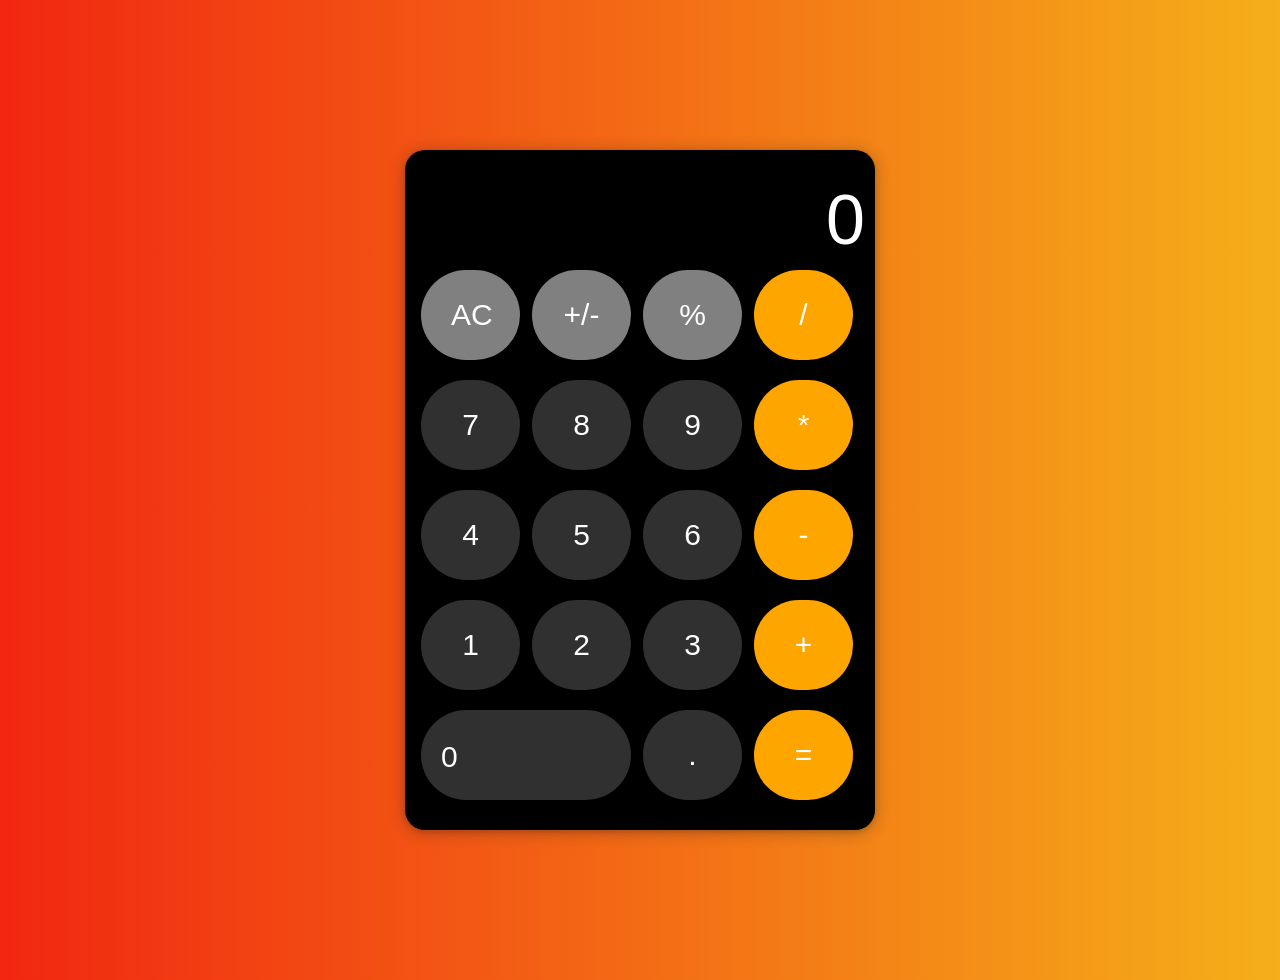
<file: calculator/index.html>
<!DOCTYPE html>
<html lang="en">
<head>
    <meta charset="UTF-8">
    <meta name="viewport" content="width=device-width, initial-scale=1.0">
    <title>calculator</title>
    <link rel="stylesheet" href="style.css">
</head>
<body>

    <div class="calculator">
        <div class="display">0</div>
        <div class="buttons">
            <button class="button btn-gray">AC</button>
            <button class="button btn-gray">+/-</button>
            <button class="button btn-gray">%</button>
            <button class="button btn-orange">/</button>

            <button class="button">7</button>
            <button class="button">8</button>
            <button class="button">9</button>
            <button class="button btn-orange">*</button>

            <button class="button">4</button>
            <button class="button">5</button>
            <button class="button">6</button>
            <button class="button btn-orange">-</button>

            <button class="button">1</button>
            <button class="button">2</button>
            <button class="button">3</button>
            <button class="button btn-orange">+</button>

            <button class="button zero-btn">0</button>
            <button class="button">.</button>
            <button class="button btn-orange">=</button>
        </div>
    </div>

    <script src="script.js"></script>
</body>
</html>
</file>
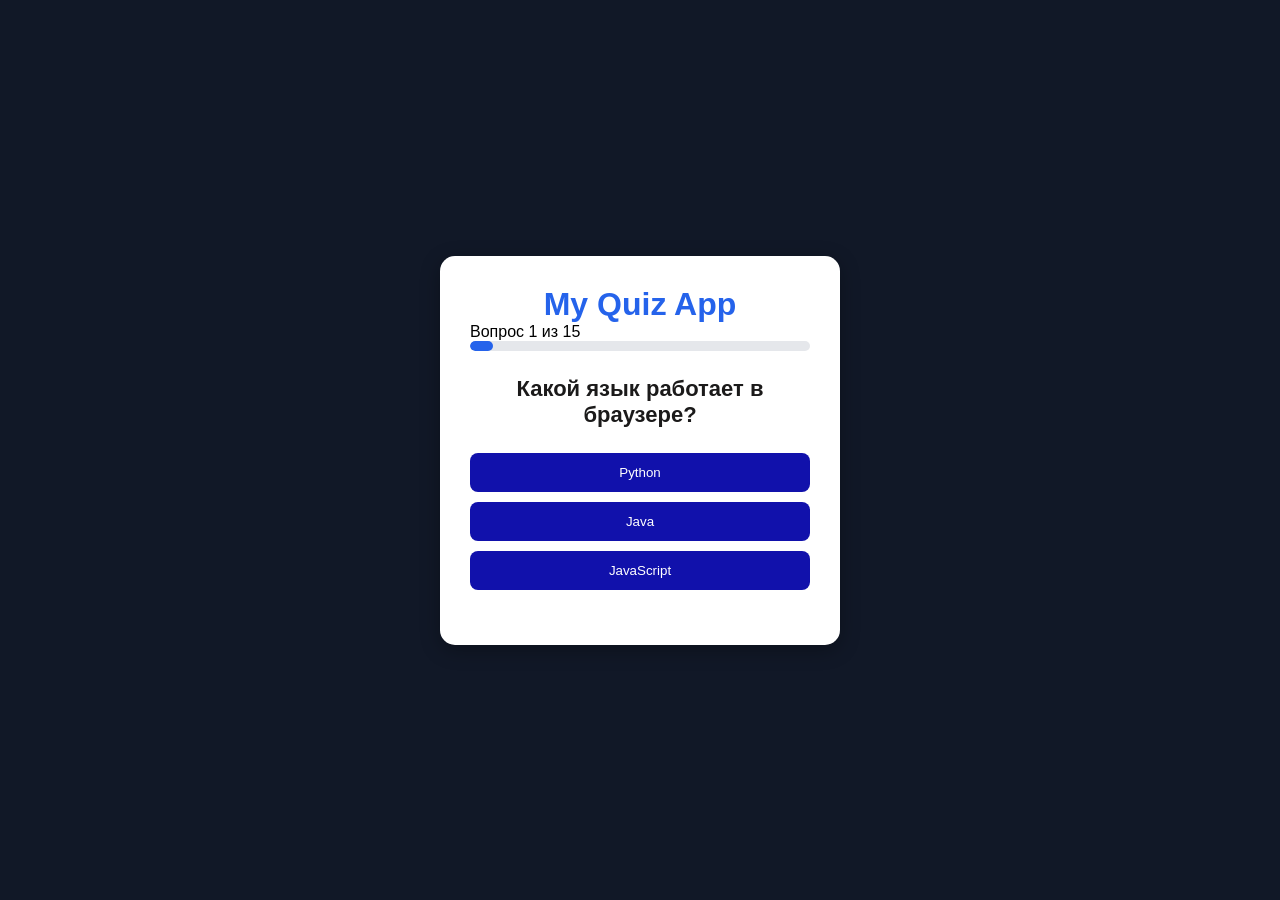
<file: Quiz App full/index.html>
<!DOCTYPE html>
<html lang="en">
<head>
    <meta charset="UTF-8">
    <meta name="viewport" content="width=device-width, initial-scale=1.0">
    <title>Quiz App </title>
    <link rel="stylesheet" href="style.css">
</head>
<body>
<main class="quiz-container">
    <h1>My Quiz App</h1>

    <p id="progress"></p>

    <div class="progress-bar">
        <div id="progress-fill"></div>
    </div>
    
    <h2 id="question"></h2>

    <div id="answers"></div>

    <p id="result"></p>

    <button id="restart">Начать заново</button>
</main>
    <script src="script.js"></script>
</body>
</html>
</file>
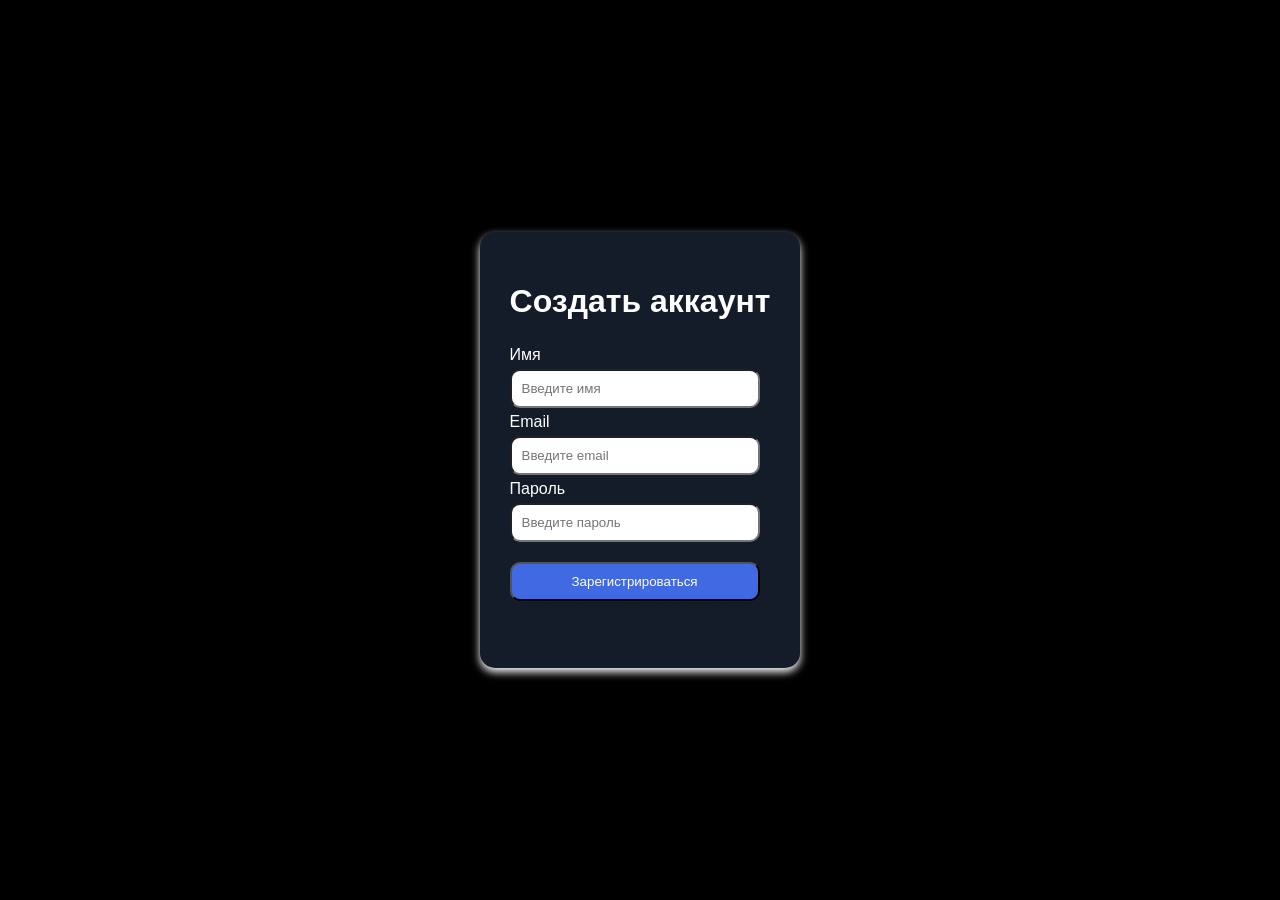
<file: registration-form/index.html>
<!DOCTYPE html>
<html lang="en">
<head>
    <meta charset="UTF-8">
    <meta name="viewport" content="width=device-width, initial-scale=1.0">
    <title>Document</title>
    <link rel="stylesheet" href="style.css">
</head>
<body>

    <form id="form">
        <h1>Создать аккаунт</h1>

        <label for="name">Имя</label>
        <input type="text" class="input" placeholder="Введите имя" id="nameInput">
        <label for="email">Email</label>
        <input type="email" class="input" placeholder="Введите email" id="emailInput">
        <label for="password">Пароль</label>
        <input type="password" class="input" placeholder="Введите пароль" id="passwordInput">
        <button class="btn" type="submit">Зарегистрироваться</button>

        <p id="result"></p>
    </form>
    

    <script src="script.js"></script>
</body>
</html>
</file>
<file: calculator/style.css>
*{
    margin:0;
    padding:0;
    box-sizing: border-box;
}
body{
    background: linear-gradient(to right, #f12711, #f5af19);
    font-size: 12px;
    font-family: Arial, Helvetica, sans-serif;
}
.calculator{
    width: 470px;
    height: 680px;
    background-color: black;
    margin:150px auto;
    border-radius: 20px;
    padding:10px;
    box-shadow: rgba(14, 30, 37, 0.12) 0px 2px 4px 0px,
     rgba(14, 30, 37, 0.32) 0px 2px 16px 0px;
}
.display{
    color:white;
    font-size: 70px;
    text-align: end;
    padding-top: 20px;
}
.buttons{
    display: flex;
    flex-wrap: wrap;
}
.button{
    border:none;
    color:white;
    border-radius: 50px;
    padding:28px 30px;
    width: 22%;
    margin:10px 6px;
    font-size: 30px;
    background-color: rgba(128, 128, 128, 0.372);
}
.zero-btn{
    padding:30px 190px 26px 20px;
}
.btn-orange{
    background-color: orange;
}
.btn-gray{
    background-color: grey;
}
</file>
<file: Quiz App full/style.css>
*{
    margin:0;
    padding:0;
    box-sizing: border-box;
}
body{
    background-color: #111827;
    font-family: Arial, Helvetica, sans-serif;
    display:flex;
    justify-content: center;
    align-items: center;
    height: 100vh;
}
.quiz-container{
    background-color: white;
    border-radius: 15px;
    box-shadow: 0 5px 20px rgba(0, 0, 0, 0.3);
    padding: 30px;
    width: 400px;
}
h1{
    text-align: center;
    color:#2563eb;
}
#answers{
    display:flex;
    flex-direction: column;
    gap:10px;
}
button{
    width: 100%;   
    padding:12px;
    background-color: rgb(17, 17, 171);
    color:white;
    border:none;
    border-radius: 8px;
    cursor: pointer;
    transition: 0.7s;
}
button:hover{
    transform: scale(1.1);
}
#question{
    color:rgb(27, 26, 26);
    font-size: 22px;
    text-align: center;
    margin-bottom: 25px;

    animation: appear 1s ease;
}
#result{
    color:rgb(0, 255, 0);
    font-size: 20px;
    text-align: center;
    margin-top: 25px;
}
.progress-bar{
    width: 100%;
    height:10px;
    background: #e5e7eb;
    border-radius: 10px;
    overflow: hidden;
    margin-bottom: 25px;
}
#progress-fill{
    width: 0%;
    height: 100%;
    background:#2563eb;
    border-radius: 10px;
    transition: width 0.3s ease;
}
.correct{
    background: green;
}
.wrong{
    background: red;
}

@keyframes appear {
    from{
        opacity: 0;
        transform: translateY(15px);
    }
    to{
        opacity: 1;
        transform: translateY(0);
    }
}
</file>
<file: registration-form/style.css>
body{
    height: 100vh;
    margin: 0;

    display: flex;
    justify-content: center;
    align-items: center;

    font-family: Arial, Helvetica, sans-serif;
    background: black;
}
#form{
    display: flex;
    flex-direction: column;
    align-items: flex-start;
    justify-content: center;
    gap:5px;

    background-color: rgb(20, 27, 41);
    border-radius: 15px;
    padding:30px;
    box-shadow: 0 4px 8px white;
    color:white;
    transition: 1s;
}
#form:hover{
    transform: scale(1.1);
    box-shadow: 0 8px 16px white;;
}
.input{
    padding:10px;
    border-radius: 10px;
    width:250px;
    box-sizing: border-box;
}
.input:focus{
    box-shadow: 0 4px 8px gray;
    color:black;
}
.btn{
    padding:10px;
    border-radius: 10px;
    display:flex;
    justify-content: center;
    margin-top: 15px;
    width:250px;
    box-sizing: border-box;
    background-color: royalblue;
    color:white;
    transition: 0.5s;
}
.btn:hover{
    transform: translateY(-3.5px);
}
#form h1{
    align-self: center;
}

#result{
    color:green;
}
</file>
